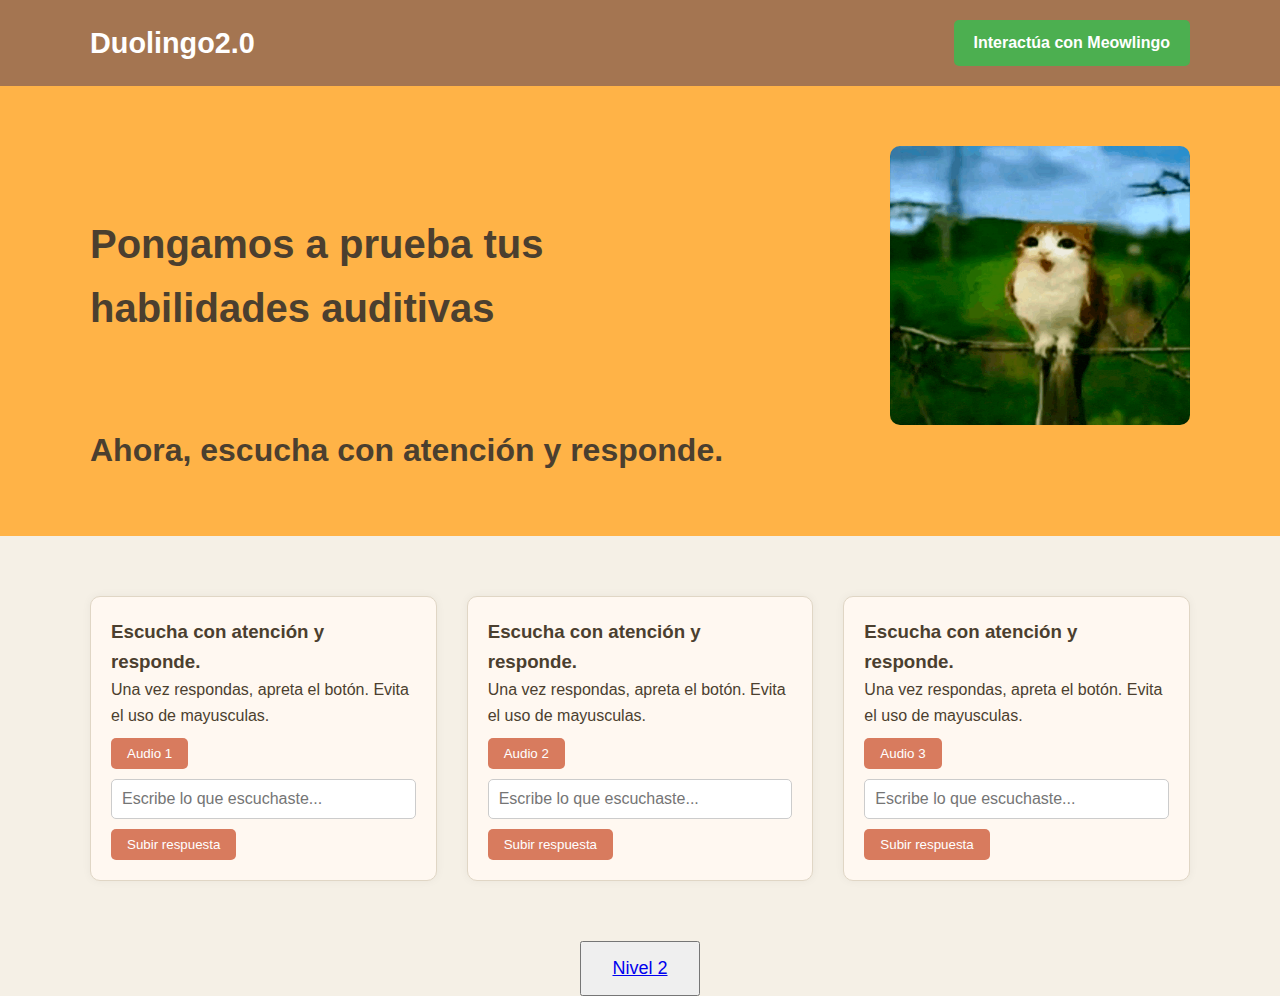
<file: index.html>
<!DOCTYPE html>
<html lang="en">
<head>
  <meta charset="UTF-8" />
  <meta name="viewport" content="width=device-width, initial-scale=1.0"/>
  <title>Duolingo.exe</title>
  <link rel="stylesheet" href="style.css" />
  <style>
    .feedback-img {
      max-width: 150px;
      margin-top: 10px;
      display: none;
    }
  </style>
</head>
<body>
  <header>
    <div class="container">
      <h1 class="logo">Duolingo2.0</h1>
      <nav>
        <ul>
          <a href="http://127.0.0.1:5500/duolingo.ecse/Meowlingo.exe/index.html" class="boton">Interactúa con Meowlingo</a>

        </ul>
      </nav>
    </div>
  </header>

  <section class="hero">
    <div class="container">
      <div class="hero-text">
        <h2>Pongamos a prueba tus habilidades auditivas</h2>
      </div>
      <img src="images/shock.gif" alt="Learning graphic" />
      <h1>Ahora, escucha con atención y responde.</h1>
    </div>
  </section>

  <section class="features">
    <div class="container">
      <div class="feature">
        <h3>Escucha con atención y responde.</h3>
        <p>Una vez respondas, apreta el botón. Evita el uso de mayusculas.</p>

        <audio id="audio1" src="audios/WhatsApp Audio 2025-09-02 at 16.45.18.ogg"></audio>
        <button onclick="document.getElementById('audio1').play()">Audio 1 </button>

        <input type="text" id="input1" placeholder="Escribe lo que escuchaste..." />
        <button onclick="verificarRespuesta(1, 'hello my name is pablo')">Subir respuesta</button>
        <img id="feedback1" class="feedback-img" />
      </div>

      <div class="feature">
        <h3>Escucha con atención y responde.</h3>
        <p>Una vez respondas, apreta el botón. Evita el uso de mayusculas.</p>

        <audio id="audio2" src="audios/WhatsApp Audio 2025-09-02 at 16.45.39.ogg"></audio>
        <button onclick="document.getElementById('audio2').play()">Audio 2</button>

        <input type="text" id="input2" placeholder="Escribe lo que escuchaste..." />
        <button onclick="verificarRespuesta(2, 'i work as a cashier at a shop')">Subir respuesta</button>
        <img id="feedback2" class="feedback-img" />
      </div>

  
      <div class="feature">
        <h3>Escucha con atención y responde.</h3>
        <p>Una vez respondas, apreta el botón. Evita el uso de mayusculas.</p>

        <audio id="audio3" src="audios/WhatsApp Audio 2025-09-02 at 16.45.48.ogg"></audio>
        <button onclick="document.getElementById('audio3').play()">Audio 3</button>

        <input type="text" id="input3" placeholder="Escribe lo que escuchaste..." />
        <button onclick="verificarRespuesta(3, 'i have two dogs in my house')">Subir respuesta</button>
        <img id="feedback3" class="feedback-img" />
      </div>
    </div>
  </section>

  <script>
    function verificarRespuesta(num, respuestaCorrecta) {
      const input = document.getElementById(`input${num}`).value.trim().toLowerCase();
      const feedbackImg = document.getElementById(`feedback${num}`);
      
      if (input === respuestaCorrecta.toLowerCase()) {
        feedbackImg.src = "images/shock.gif"; 
      } else {
        feedbackImg.src = "images/triste.png"; 
      }

      feedbackImg.style.display = "block";
    }


   <div class="feature">
        <h3>Escucha con atención y responde.</h3>
        <p>Una vez respondas, apreta el botón. Evita el uso de mayusculas, Usa comas donde se deban usar.</p>

        <audio id="audio2" src="audios/audio.wav"></audio>
        <button onclick="document.getElementById('audio2').play()">Audio 2</button>

        <input type="text" id="input2" placeholder="Escribe lo que escuchaste..." />
        <button onclick="verificarRespuesta(2, 'i work as a cashier at a shop')">Subir respuesta</button>
        <img id="feedback2" class="feedback-img" />
      </div>    
  </script>

  <center>
  <button style="padding: 15px 30px; font-size: 18px;"> <a href="http://127.0.0.1:5500/duolingo.ecse/nivel%202/nivel2..html"> Nivel 2 </a></button>
</center>
  <h1></h1>


  
</body>
</html>
</file>
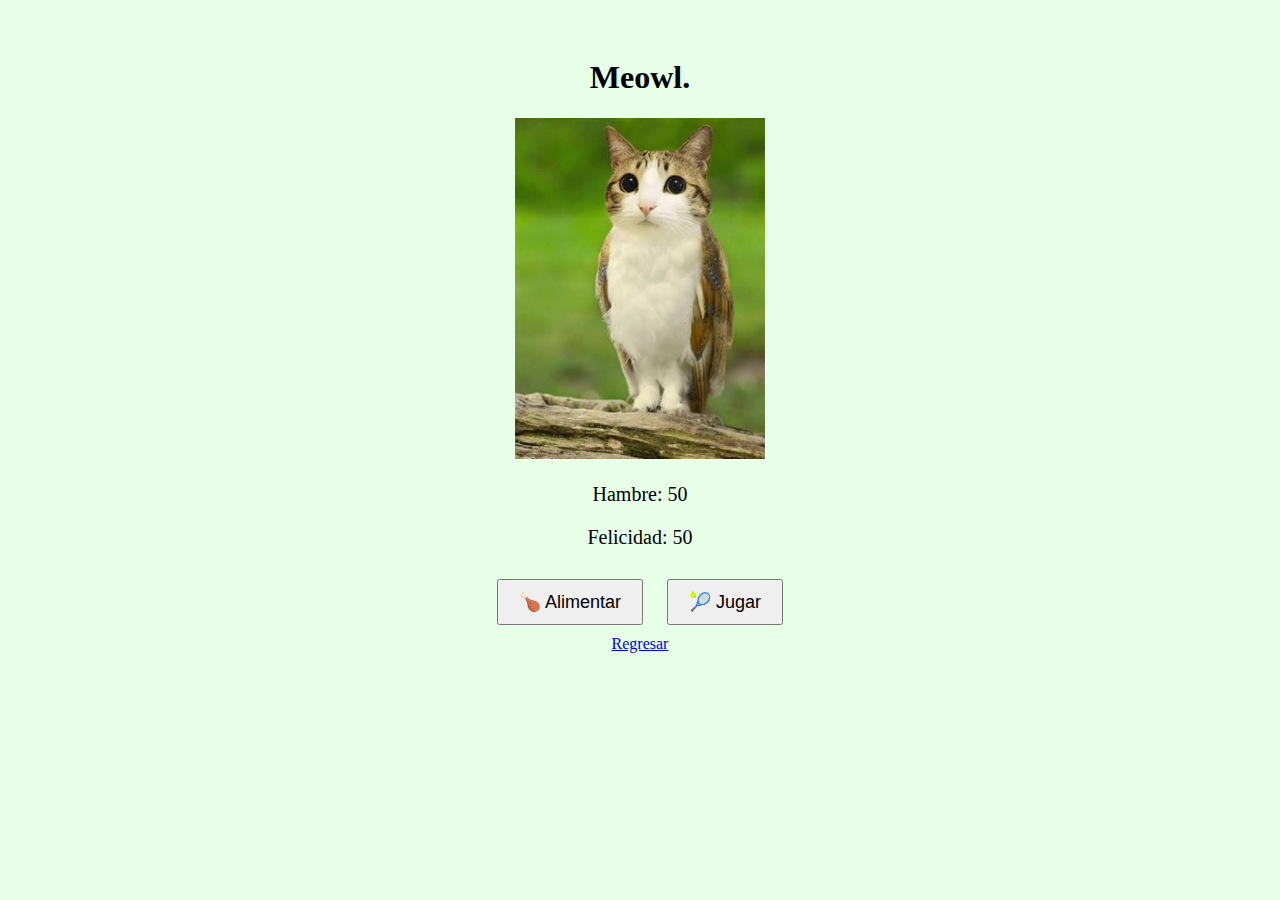
<file: Meowlingo.exe/index.html>
<!DOCTYPE html>
<html lang="es">
<head>
  <meta charset="UTF-8">
  <title>Meowl</title>
  <style>
    body {
      font-family: 'Comic Sans MS', cursive;
      text-align: center;
      background: #e6ffe6;
      padding: 30px;
    }
    #meowl {
      width: 250px;
      transition: all 0.3s ease;
    }
    button {
      font-size: 18px;
      padding: 10px 20px;
      margin: 10px;
      cursor: pointer;
    }
    .status {
      font-size: 20px;
      margin-top: 20px;
    }
  </style>
</head>
<body>

  <h1>Meowl.</h1>
  <img id="meowl" src="imagenes/neutro.png" alt="Meowl">

  <div class="status">
    <p>Hambre: <span id="hunger">50</span></p>
    <p>Felicidad: <span id="happiness">50</span></p>
  </div>

  <div>
    <button onclick="feed()">🍗 Alimentar</button>
    <button onclick="play()">🎾 Jugar</button>
  </div>

  <script>
    let hunger = 50;
    let happiness = 50;
    const hungerEl = document.getElementById("hunger");
    const happinessEl = document.getElementById("happiness");
    const meowlImg = document.getElementById("meowl");

    function updateStatus() {
      hungerEl.textContent = hunger;
      happinessEl.textContent = happiness;
      updateMeowlMood();
    }

    function updateMeowlMood() {
      if (happiness < 30) {
      } else if (hunger > 70) {
        meowlImg.src = "imagenes/aburrido.png"; 
      } else if (happiness > 80 && hunger < 30) {
        meowlImg.src = "imagenes/enojao.png"; 
      } else {
        meowlImg.src = "imagenes/neutro.png"; 
      }
    }

    function feed() {
      hunger = Math.max(0, hunger - 15);
      happiness = Math.min(100, happiness + 5);
      updateStatus();
    }

    function play() {
      happiness = Math.min(100, happiness + 10);
      hunger = Math.min(100, hunger + 5);
      updateStatus();
    }

    setInterval(() => {
      hunger = Math.min(100, hunger + 1);
      happiness = Math.max(0, happiness - 1);
      updateStatus();
    }, 3000);

    updateStatus();
  </script>

  <center><a href="http://127.0.0.1:5500/duolingo.ecse/index.html#" class="boton">Regresar</a> </center>
</body>
</html>
</file>
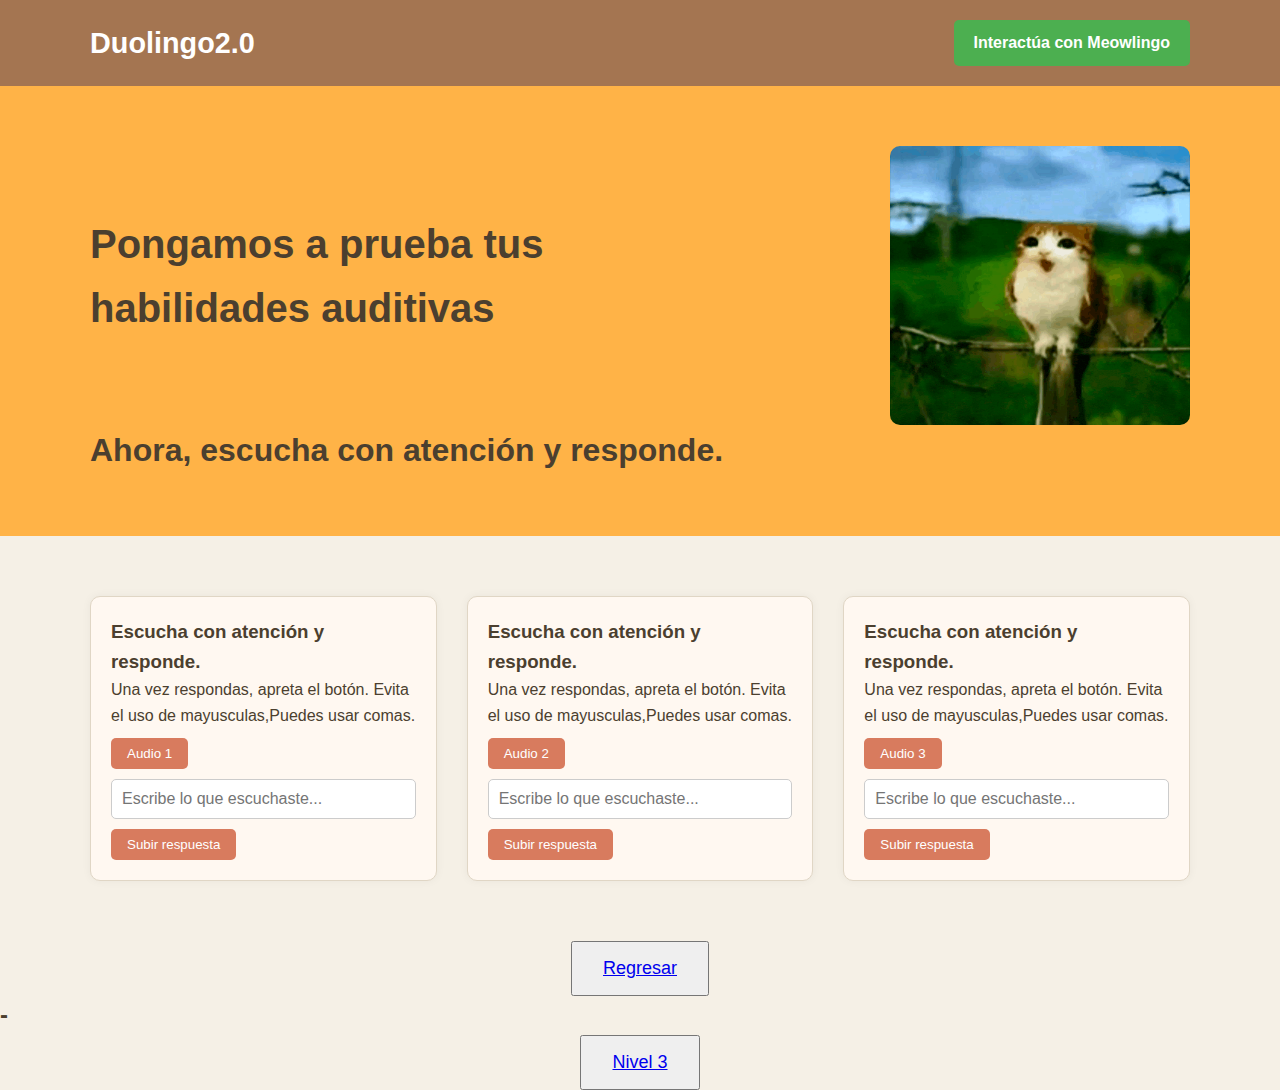
<file: nivel 2/nivel2..html>
<!DOCTYPE html>
<html lang="en">
<head>
  <meta charset="UTF-8" />
  <meta name="viewport" content="width=device-width, initial-scale=1.0"/>
  <title>Duolingo.exe</title>
  <link rel="stylesheet" href="style.css" />
  <style>
    .feedback-img {
      max-width: 150px;
      margin-top: 10px;
      display: none;
    }
  </style>
</head>
<body>
  <header>
    <div class="container">
      <h1 class="logo">Duolingo2.0</h1>
      <nav>
        <ul>
          <a href="http://127.0.0.1:5500/duolingo.ecse/Meowlingo.exe/index.html" class="boton">Interactúa con Meowlingo</a>

        </ul>
      </nav>
    </div>
  </header>

  <section class="hero">
    <div class="container">
      <div class="hero-text">
        <h2>Pongamos a prueba tus habilidades auditivas</h2>
      </div>
      <img src="images/shock.gif" alt="Learning graphic" />
      <h1>Ahora, escucha con atención y responde.</h1>
    </div>
  </section>

  <section class="features">
    <div class="container">
      <div class="feature">
        <h3>Escucha con atención y responde.</h3>
         <p>Una vez respondas, apreta el botón. Evita el uso de mayusculas,Puedes usar comas.</p>

        <audio id="audio1" src="audios2/audio.wav"></audio>
        <button onclick="document.getElementById('audio1').play()">Audio 1 </button>
        <input type="text" id="input1" placeholder="Escribe lo que escuchaste..." />
        <button onclick="verificarRespuesta(1,'today is a common day, nothing bad is gonna happen')">Subir respuesta</button>
        <img id="feedback1" class="feedback-img" />
      </div>

      <div class="feature">
        <h3>Escucha con atención y responde.</h3>
        <p>Una vez respondas, apreta el botón. Evita el uso de mayusculas,Puedes usar comas.</p>

        <audio id="audio2" src="audios2/audio2.wav"></audio>
        <button onclick="document.getElementById('audio2').play()">Audio 2</button>

        <input type="text" id="input2" placeholder="Escribe lo que escuchaste..." />
        <button onclick="verificarRespuesta(2, 'probably we need to put that mustard into the trash, its smell weird')">Subir respuesta</button>
        <img id="feedback2" class="feedback-img" />
      </div>

  
      <div class="feature">
        <h3>Escucha con atención y responde.</h3>
    <p>Una vez respondas, apreta el botón. Evita el uso de mayusculas,Puedes usar comas.</p>

        <audio id="audio3" src="audios2/audio3.wav"></audio>
        <button onclick="document.getElementById('audio3').play()">Audio 3</button>

        <input type="text" id="input3" placeholder="Escribe lo que escuchaste..." />
        <button onclick="verificarRespuesta(3, 'sometimes i think about how slowly the ice melts, its curious because it takes a lot of time')">Subir respuesta</button>
        <img id="feedback3" class="feedback-img" />
      </div>
    </div>
  </section>

  <script>
    function verificarRespuesta(num, respuestaCorrecta) {
      const input = document.getElementById(`input${num}`).value.trim().toLowerCase();
      const feedbackImg = document.getElementById(`feedback${num}`);
      
      if (input === respuestaCorrecta.toLowerCase()) {
        feedbackImg.src = "images/shock.gif"; 
      } else {
        feedbackImg.src = "images/triste.png"; 
      }

      feedbackImg.style.display = "block";
    }

  </script>

  <center>
  <button style="padding: 15px 30px; font-size: 18px;"> <a href="http://127.0.0.1:5500/duolingo.ecse/index.html"> Regresar </a></button>
</center>
  <h1></h1>
  <h2>-</h2>
  <center>
  <button style="padding: 15px 30px; font-size: 18px;"> <a href="http://127.0.0.1:5500/duolingo.ecse/nivel%203/nivel3.html"> Nivel 3 </a></button>
</center>

  
</body>
</html>
</file>
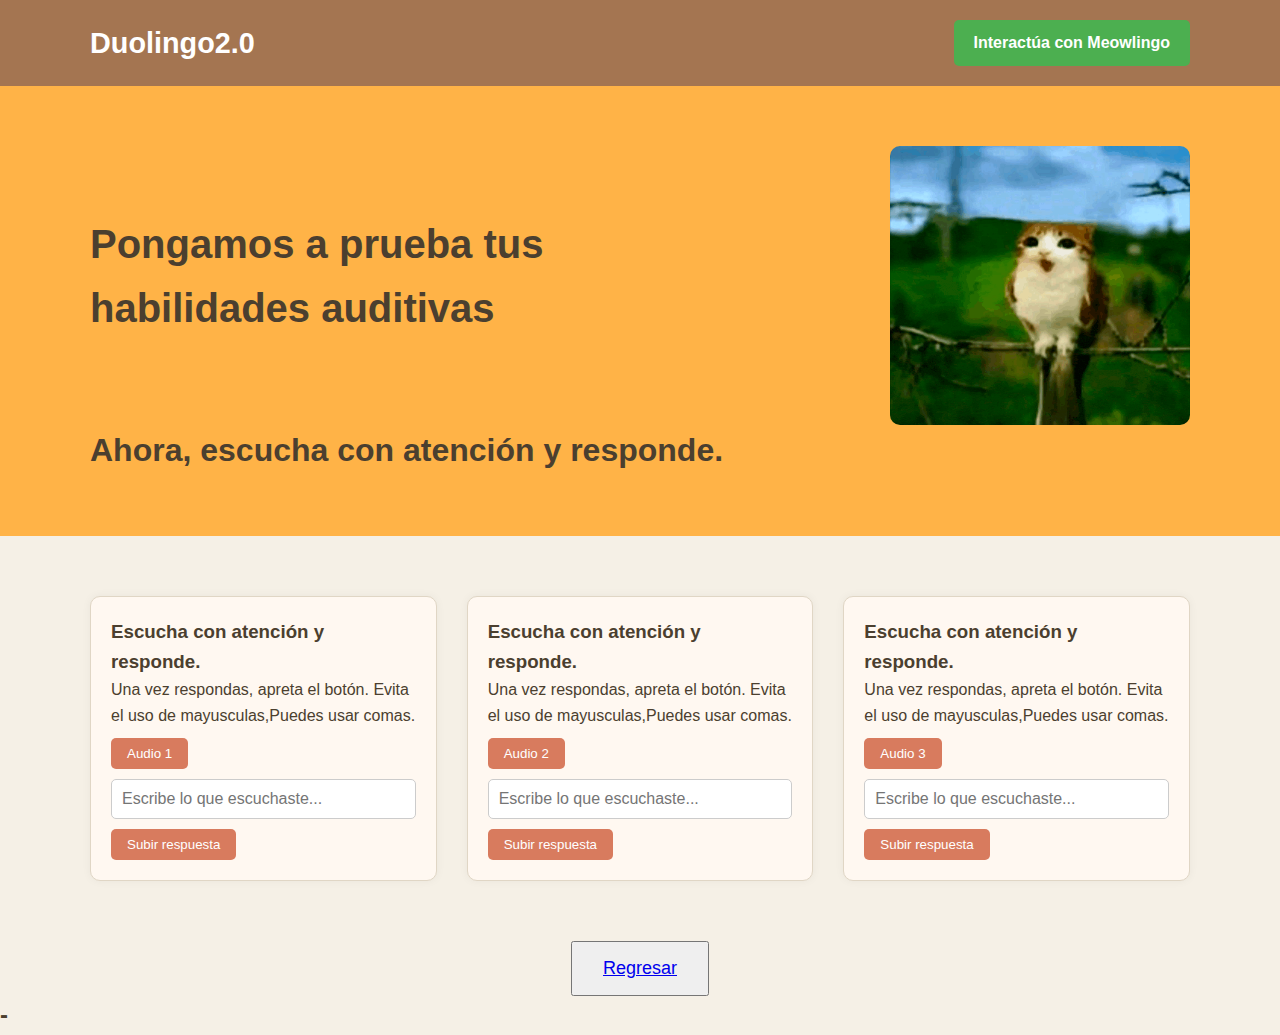
<file: nivel 3/nivel3.html>
<!DOCTYPE html>
<html lang="en">
<head>
  <meta charset="UTF-8" />
  <meta name="viewport" content="width=device-width, initial-scale=1.0"/>
  <title>Duolingo.exe</title>
  <link rel="stylesheet" href="style.css" />
  <style>
    .feedback-img {
      max-width: 150px;
      margin-top: 10px;
      display: none;
    }
  </style>
</head>
<body>
  <header>
    <div class="container">
      <h1 class="logo">Duolingo2.0</h1>
      <nav>
        <ul>
          <a href="http://127.0.0.1:5500/duolingo.ecse/Meowlingo.exe/index.html" class="boton">Interactúa con Meowlingo</a>

        </ul>
      </nav>
    </div>
  </header>

  <section class="hero">
    <div class="container">
      <div class="hero-text">
        <h2>Pongamos a prueba tus habilidades auditivas</h2>
      </div>
      <img src="images/shock.gif" alt="Learning graphic" />
      <h1>Ahora, escucha con atención y responde.</h1>
    </div>
  </section>

  <section class="features">
    <div class="container">
      <div class="feature">
        <h3>Escucha con atención y responde.</h3>
        <p>Una vez respondas, apreta el botón. Evita el uso de mayusculas,Puedes usar comas.</p>

        <audio id="audio1" src="audios/1.wav"></audio>
        <button onclick="document.getElementById('audio1').play()">Audio 1 </button>
        <input type="text" id="input1" placeholder="Escribe lo que escuchaste..." />
        <button onclick="verificarRespuesta(1,'cats are a nice company when you are alone, they are cuddly, soft and more, dogs also are, but dogs usually are more clingy')">Subir respuesta</button>
        <img id="feedback1" class="feedback-img" />
      </div>

      <div class="feature">
        <h3>Escucha con atención y responde.</h3>
        <p>Una vez respondas, apreta el botón. Evita el uso de mayusculas,Puedes usar comas.</p>

        <audio id="audio2" src="audios/2.wav"></audio>
        <button onclick="document.getElementById('audio2').play()">Audio 2</button>

        <input type="text" id="input2" placeholder="Escribe lo que escuchaste..." />
        <button onclick="verificarRespuesta(2, 'i like tomatos and ice cream, sadly you can mix them and make a new food out of it, it would be gross to the taste')">Subir respuesta</button>
        <img id="feedback2" class="feedback-img" />
      </div>

  
      <div class="feature">
        <h3>Escucha con atención y responde.</h3>
    <p>Una vez respondas, apreta el botón. Evita el uso de mayusculas,Puedes usar comas.</p>

        <audio id="audio3" src="audios/3.wav"></audio>
        <button onclick="document.getElementById('audio3').play()">Audio 3</button>

        <input type="text" id="input3" placeholder="Escribe lo que escuchaste..." />
        <button onclick="verificarRespuesta(3, 'cherry pie is very delicious when you are hungry, any food can be delicious when you are hungry, but not any drink is when you are thirsty')">Subir respuesta</button>
        <img id="feedback3" class="feedback-img" />
      </div>
    </div>
  </section>

  <script>
    function verificarRespuesta(num, respuestaCorrecta) {
      const input = document.getElementById(`input${num}`).value.trim().toLowerCase();
      const feedbackImg = document.getElementById(`feedback${num}`);
      
      if (input === respuestaCorrecta.toLowerCase()) {
        feedbackImg.src = "images/shock.gif"; 
      } else {
        feedbackImg.src = "images/triste.png"; 
      }

      feedbackImg.style.display = "block";
    }

  </script>

  <center>
  <button style="padding: 15px 30px; font-size: 18px;"> <a href="http://127.0.0.1:5500/duolingo.ecse/nivel%202/nivel2..html"> Regresar </a></button>
</center>
  <h1></h1>
  <h2>-</h2>
 

  
</body>
</html>
</file>
<file: style.css>
* {
  margin: 0;
  padding: 0;
  box-sizing: border-box;
  font-family: 'Segoe UI', sans-serif;
}

body {
  background-color: #f5f0e6;
  color: #4b3f2f;
  line-height: 1.6;
}

.container {
  width: 90%;
  max-width: 1100px;
  margin: auto;
}

/* Header */
header {
  background-color: #a47551;
  padding: 20px 0;
}

.logo {
  font-size: 1.8rem;
  color: white;
  font-weight: bold;
}

nav ul {
  list-style: none;
  display: flex;
  gap: 20px;
}

nav a {
  color: white;
  text-decoration: none;
  font-weight: 500;
}

header .container {
  display: flex;
  justify-content: space-between;
  align-items: center;
}

.hero {
  background-color: #ffb347;
  padding: 60px 0;
}

.hero .container {
  display: flex;
  align-items: center;
  justify-content: space-between;
  flex-wrap: wrap;
}

.hero-text {
  max-width: 500px;
}

.hero h2 {
  font-size: 2.5rem;
  margin-bottom: 20px;
}

.hero p {
  font-size: 1.2rem;
  margin-bottom: 30px;
}

.hero button {
  padding: 12px 24px;
  background-color: #d87b5e;
  color: white;
  border: none;
  border-radius: 5px;
  font-size: 1rem;
  cursor: pointer;
}

.hero img {
  max-width: 300px;
  border-radius: 10px;
}

.features {
  padding: 60px 0;
  background-color: #f5f0e6;
}

.features .container {
  display: flex;
  justify-content: space-between;
  gap: 30px;
  flex-wrap: wrap;
}

.feature {
  background-color: #fff8f1;
  border: 1px solid #e0d6c5;
  padding: 20px;
  flex: 1;
  min-width: 250px;
  border-radius: 10px;
  box-shadow: 0 0 10px rgba(0,0,0,0.05);
}

.feature button {
  margin-top: 10px;
  background-color: #d87b5e;
  color: white;
  border: none;
  padding: 8px 16px;
  border-radius: 5px;
  cursor: pointer;
}

.feature input {
  margin-top: 10px;
  width: 100%;
  padding: 10px;
  border: 1px solid #ccc;
  border-radius: 5px;
  font-size: 1rem;
}
.boton {
  display: inline-block;
  padding: 10px 20px;
  background-color: #4CAF50;
  color: white;
  text-decoration: none;
  border-radius: 5px;
  font-weight: bold;
}
</file>
<file: nivel 2/style.css>
* {
  margin: 0;
  padding: 0;
  box-sizing: border-box;
  font-family: 'Segoe UI', sans-serif;
}

body {
  background-color: #f5f0e6;
  color: #4b3f2f;
  line-height: 1.6;
}

.container {
  width: 90%;
  max-width: 1100px;
  margin: auto;
}

/* Header */
header {
  background-color: #a47551;
  padding: 20px 0;
}

.logo {
  font-size: 1.8rem;
  color: white;
  font-weight: bold;
}

nav ul {
  list-style: none;
  display: flex;
  gap: 20px;
}

nav a {
  color: white;
  text-decoration: none;
  font-weight: 500;
}

header .container {
  display: flex;
  justify-content: space-between;
  align-items: center;
}

.hero {
  background-color: #ffb347;
  padding: 60px 0;
}

.hero .container {
  display: flex;
  align-items: center;
  justify-content: space-between;
  flex-wrap: wrap;
}

.hero-text {
  max-width: 500px;
}

.hero h2 {
  font-size: 2.5rem;
  margin-bottom: 20px;
}

.hero p {
  font-size: 1.2rem;
  margin-bottom: 30px;
}

.hero button {
  padding: 12px 24px;
  background-color: #d87b5e;
  color: white;
  border: none;
  border-radius: 5px;
  font-size: 1rem;
  cursor: pointer;
}

.hero img {
  max-width: 300px;
  border-radius: 10px;
}

.features {
  padding: 60px 0;
  background-color: #f5f0e6;
}

.features .container {
  display: flex;
  justify-content: space-between;
  gap: 30px;
  flex-wrap: wrap;
}

.feature {
  background-color: #fff8f1;
  border: 1px solid #e0d6c5;
  padding: 20px;
  flex: 1;
  min-width: 250px;
  border-radius: 10px;
  box-shadow: 0 0 10px rgba(0,0,0,0.05);
}

.feature button {
  margin-top: 10px;
  background-color: #d87b5e;
  color: white;
  border: none;
  padding: 8px 16px;
  border-radius: 5px;
  cursor: pointer;
}

.feature input {
  margin-top: 10px;
  width: 100%;
  padding: 10px;
  border: 1px solid #ccc;
  border-radius: 5px;
  font-size: 1rem;
}
.boton {
  display: inline-block;
  padding: 10px 20px;
  background-color: #4CAF50;
  color: white;
  text-decoration: none;
  border-radius: 5px;
  font-weight: bold;
}
</file>
<file: nivel 3/style.css>
* {
  margin: 0;
  padding: 0;
  box-sizing: border-box;
  font-family: 'Segoe UI', sans-serif;
}

body {
  background-color: #f5f0e6;
  color: #4b3f2f;
  line-height: 1.6;
}

.container {
  width: 90%;
  max-width: 1100px;
  margin: auto;
}

/* Header */
header {
  background-color: #a47551;
  padding: 20px 0;
}

.logo {
  font-size: 1.8rem;
  color: white;
  font-weight: bold;
}

nav ul {
  list-style: none;
  display: flex;
  gap: 20px;
}

nav a {
  color: white;
  text-decoration: none;
  font-weight: 500;
}

header .container {
  display: flex;
  justify-content: space-between;
  align-items: center;
}

.hero {
  background-color: #ffb347;
  padding: 60px 0;
}

.hero .container {
  display: flex;
  align-items: center;
  justify-content: space-between;
  flex-wrap: wrap;
}

.hero-text {
  max-width: 500px;
}

.hero h2 {
  font-size: 2.5rem;
  margin-bottom: 20px;
}

.hero p {
  font-size: 1.2rem;
  margin-bottom: 30px;
}

.hero button {
  padding: 12px 24px;
  background-color: #d87b5e;
  color: white;
  border: none;
  border-radius: 5px;
  font-size: 1rem;
  cursor: pointer;
}

.hero img {
  max-width: 300px;
  border-radius: 10px;
}

.features {
  padding: 60px 0;
  background-color: #f5f0e6;
}

.features .container {
  display: flex;
  justify-content: space-between;
  gap: 30px;
  flex-wrap: wrap;
}

.feature {
  background-color: #fff8f1;
  border: 1px solid #e0d6c5;
  padding: 20px;
  flex: 1;
  min-width: 250px;
  border-radius: 10px;
  box-shadow: 0 0 10px rgba(0,0,0,0.05);
}

.feature button {
  margin-top: 10px;
  background-color: #d87b5e;
  color: white;
  border: none;
  padding: 8px 16px;
  border-radius: 5px;
  cursor: pointer;
}

.feature input {
  margin-top: 10px;
  width: 100%;
  padding: 10px;
  border: 1px solid #ccc;
  border-radius: 5px;
  font-size: 1rem;
}
.boton {
  display: inline-block;
  padding: 10px 20px;
  background-color: #4CAF50;
  color: white;
  text-decoration: none;
  border-radius: 5px;
  font-weight: bold;
}
</file>
